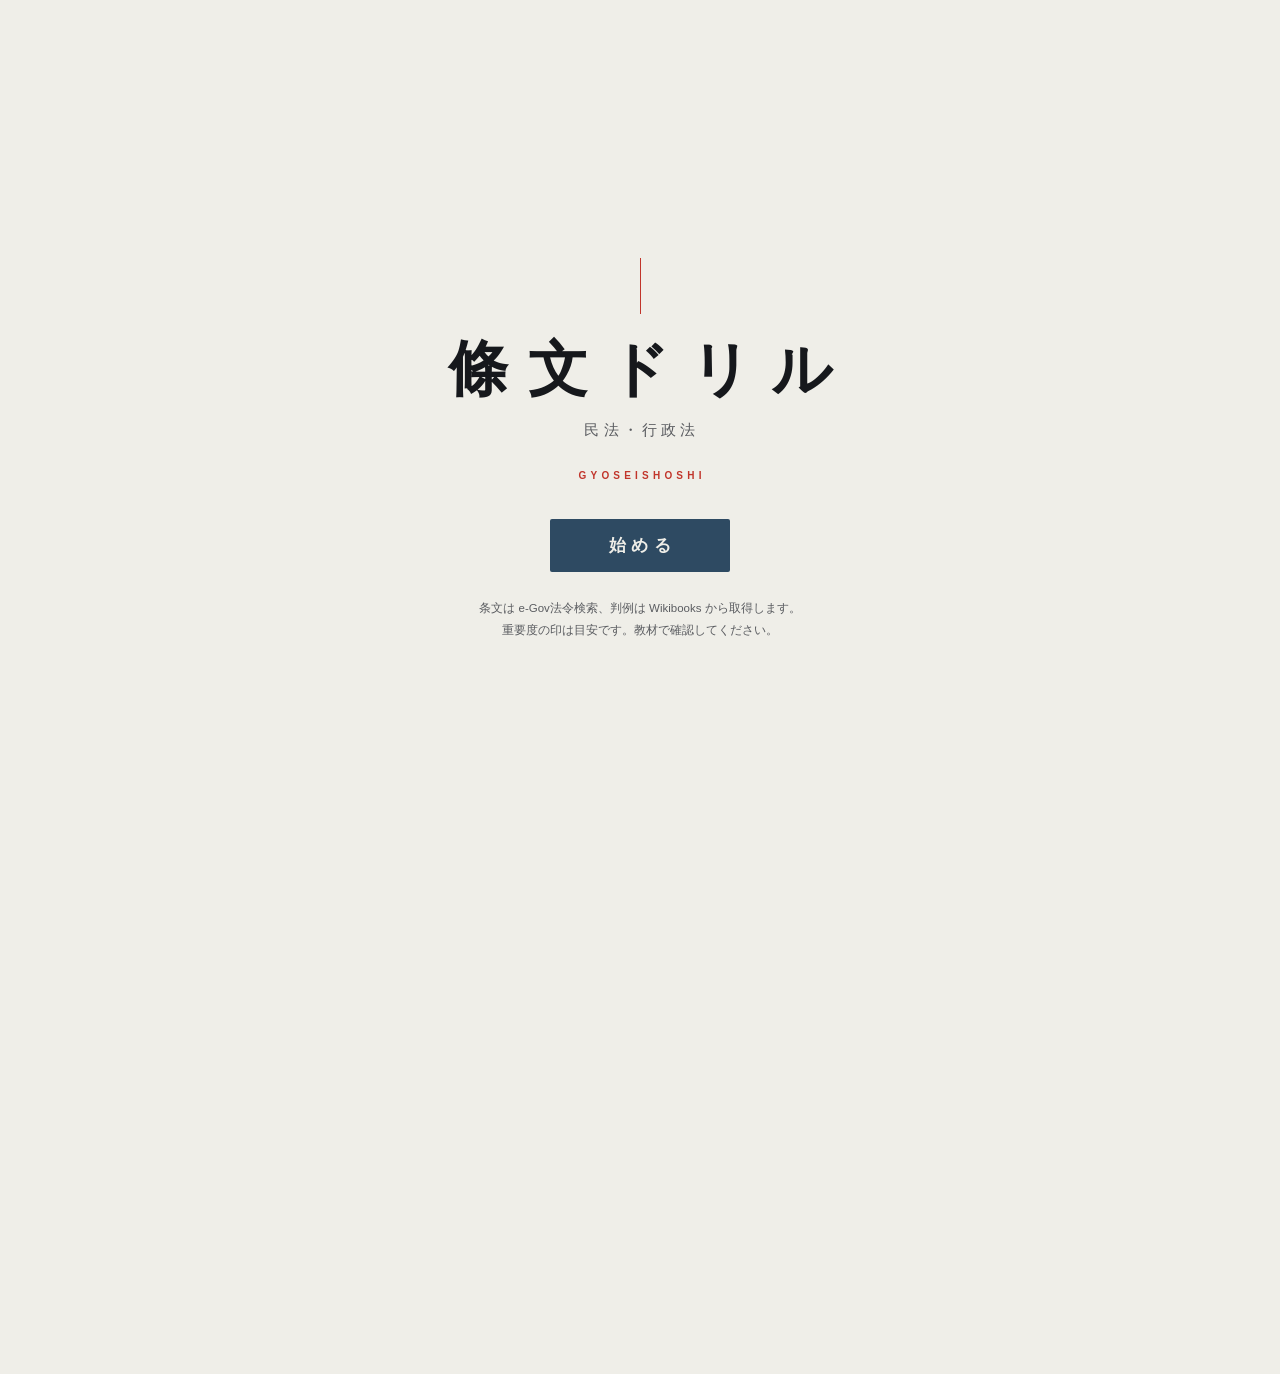
<file: index.html>
<!DOCTYPE html>
<html lang="ja">
<head>
<meta charset="UTF-8">
<meta name="viewport" content="width=device-width, initial-scale=1, viewport-fit=cover">
<title>條文ドリル｜行政書士 条文演習</title>
<link rel="stylesheet" href="css/style.css">
</head>
<body class="covered">

<div id="cover">
  <div class="cover-rule"></div>
  <h1 class="cover-title">條文ドリル</h1>
  <p class="cover-sub">民法・行政法</p>
  <p class="cover-kicker">GYOSEISHOSHI</p>
  <button id="start">始める</button>
  <p class="cover-note">
    条文は e-Gov法令検索、判例は Wikibooks から取得します。<br>
    重要度の印は目安です。教材で確認してください。
  </p>
</div>

<div class="wrap">
  <header class="masthead">
    <h1>條文ドリル</h1>
    <span class="stamp">行政書士</span>
  </header>

  <section class="console">
    <p class="eyebrow" id="sourceLabel">出題元</p>
    <div class="seg" id="segSource">
      <button data-v="range" aria-pressed="true">範囲から</button>
      <button data-v="number" aria-pressed="false">条番号を指定</button>
    </div>

    <div id="paneRange" style="margin-top:14px">
      <div class="row"><select id="scope"><option value="0">民法</option><option value="1">行政法（手続・不服審査・事件訴訟）</option><option value="2">行政法＋国家賠償法</option><option value="3">民法＋行政法（総合）</option><option value="4">行政手続法</option><option value="5">行政不服審査法</option><option value="6">行政事件訴訟法</option><option value="7">国家賠償法</option><option value="8">憲法</option><option value="9">会社法・商法</option><option value="10">地方自治法</option><option value="11">行政書士法（基礎知識・諸法令）</option><option value="12">住民基本台帳法（基礎知識・諸法令）</option><option value="13">戸籍法（基礎知識・諸法令）</option><option value="14">業務関連諸法令（3法まとめて）</option><option value="15">情報公開法・公文書管理法</option><option value="16">個人情報保護法</option></select></div>
      <div class="row"><button class="ghost" id="loadScope">この範囲を読み込む</button></div>
      <div class="row" id="fieldRow" hidden=""><select id="field"></select></div>
      <p class="eyebrow" style="margin-top:16px">重要度の効かせ方</p>
      <div class="seg" id="segWeight">
        <button data-v="flat" aria-pressed="false">均等</button>
        <button data-v="normal" aria-pressed="true">標準</button>
        <button data-v="focused" aria-pressed="false">重要条文中心</button>
      </div>
    </div>

    <div id="paneNumber" hidden="" style="margin-top:14px">
      <div class="row"><select id="manualLaw"><option value="129AC0000000089">民法</option><option value="405AC0000000088">行政手続法</option><option value="426AC0000000068">行政不服審査法</option><option value="337AC0000000139">行政事件訴訟法</option><option value="322AC0000000125">国家賠償法</option><option value="322AC0000000067">地方自治法</option><option value="321CONSTITUTION">日本国憲法</option><option value="417AC0000000086">会社法</option><option value="132AC0000000048">商法</option><option value="326AC1000000004">行政書士法</option><option value="342AC0000000081">住民基本台帳法</option><option value="322AC0000000224">戸籍法</option><option value="411AC0000000042">情報公開法</option><option value="421AC0000000066">公文書管理法</option><option value="415AC0000000057">個人情報保護法</option></select></div>
      <div class="row"><input type="text" id="articleNo" value="466" inputmode="text" placeholder="466／466の2"></div>
      <p class="hint">枝番は「466の2」のように入力します。</p>
    </div>

    <p class="eyebrow" style="margin-top:18px">形式</p>
    <div class="seg modes" id="segMode">
      <button class="hot" data-v="case" aria-pressed="false">事例記述</button>
      <button class="hot" data-v="hanrei" aria-pressed="false">判例○×</button>
      <button class="hot" data-v="joubunox" aria-pressed="false">条文○×</button>
      <button class="hot" data-v="tashi" aria-pressed="false">多肢選択</button>
      <button data-v="blank" aria-pressed="true">穴埋め</button>
      <button data-v="descriptive" aria-pressed="false">条文40字</button>
      <button data-v="joubun" aria-pressed="false">条文穴埋め</button>
    </div>
    <p class="hint" id="modeNote">条文の一部を空欄にします。</p>

    <div id="paneFilter" hidden="" style="margin-top:14px">
      <p class="eyebrow">出題する範囲</p>
      <div class="row"><select id="pick"></select></div>
      <p class="hint" id="pickNote">テーマや判例を選ぶと、その範囲だけを繰り返し出題します。</p>
    </div>

    <button class="primary" id="draw">出題する</button>
    <div id="status"></div>
  </section>

  <section id="sheet" hidden="" class="sheet"></section>
  <section id="cases" hidden="" style="margin-top:22px"></section>

  <section class="opts">
    <p class="eyebrow">出題オプション</p>
    <div class="opt" id="optHint"><span>字数ヒントを表示</span>
      <button class="sw" aria-pressed="true" aria-label="字数ヒントを表示"></button></div>
    <div class="opt" id="optEnding"><span>文末（効果部分）を重視</span>
      <button class="sw" aria-pressed="true" aria-label="文末を重視"></button></div>
    <p class="hint" id="endingNote">条文の効果は文末に置かれます。そこを空欄にしやすくします。</p>
    <div class="opt" id="optGuided" hidden=""><span>設問の誘導（本試験型）</span>
      <button class="sw" aria-pressed="true" aria-label="設問の誘導"></button></div>
    <p class="hint" id="guidedNote" hidden="">本試験は「誰に対し、どのような権利を、どのように」と順序まで示します。切ると「〜の要件を記述しなさい」の簡潔型になります。得点は別々に記録されます。</p>
    <div class="opt" id="optKobun" hidden=""><span>判例の言い回し（判決文型）</span>
      <button class="sw" aria-pressed="true" aria-label="判例の言い回し"></button></div>
    <p class="hint" id="kobunNote" hidden="">本試験の肢は平均101字で、判決文の語彙がそのまま使われます。切るとかみ砕いた言い回しになります。得点は別々に記録されます。</p>
  </section>

  <section class="opts" id="logbox">
    <p class="eyebrow">解答の記録</p>
    <p class="hint" id="logCount"></p>
    <div class="row" style="gap:8px;margin-top:8px">
      <button class="ghost" id="logShow">採点録を見る</button>
      <button class="ghost" id="logSave">ファイルに保存</button>
      <button class="ghost" id="logClear">消去</button>
    </div>
    <div id="record" hidden style="margin-top:14px"></div>
  </section>

  <footer>
    <a href="kimarimonku.html">判例の決まり文句 ── 判旨で結論がどちらへ転ぶかの台帳</a><br><br>
    条文：<a href="https://laws.e-gov.go.jp/" target="_blank" rel="noopener">e-Gov法令検索</a>（デジタル庁）<br>
    判例：<a href="https://ja.wikibooks.org/" target="_blank" rel="noopener">Wikibooks コンメンタール</a>（CC BY-SA）<br>
    重要度の印は本アプリ独自の目安です。教材で確認してください。<br>
    <span id="version"></span>
  </footer>
</div>

<script type="module" src="js/ui.js?v=20260926d"></script>
</body>
</html>
</file>
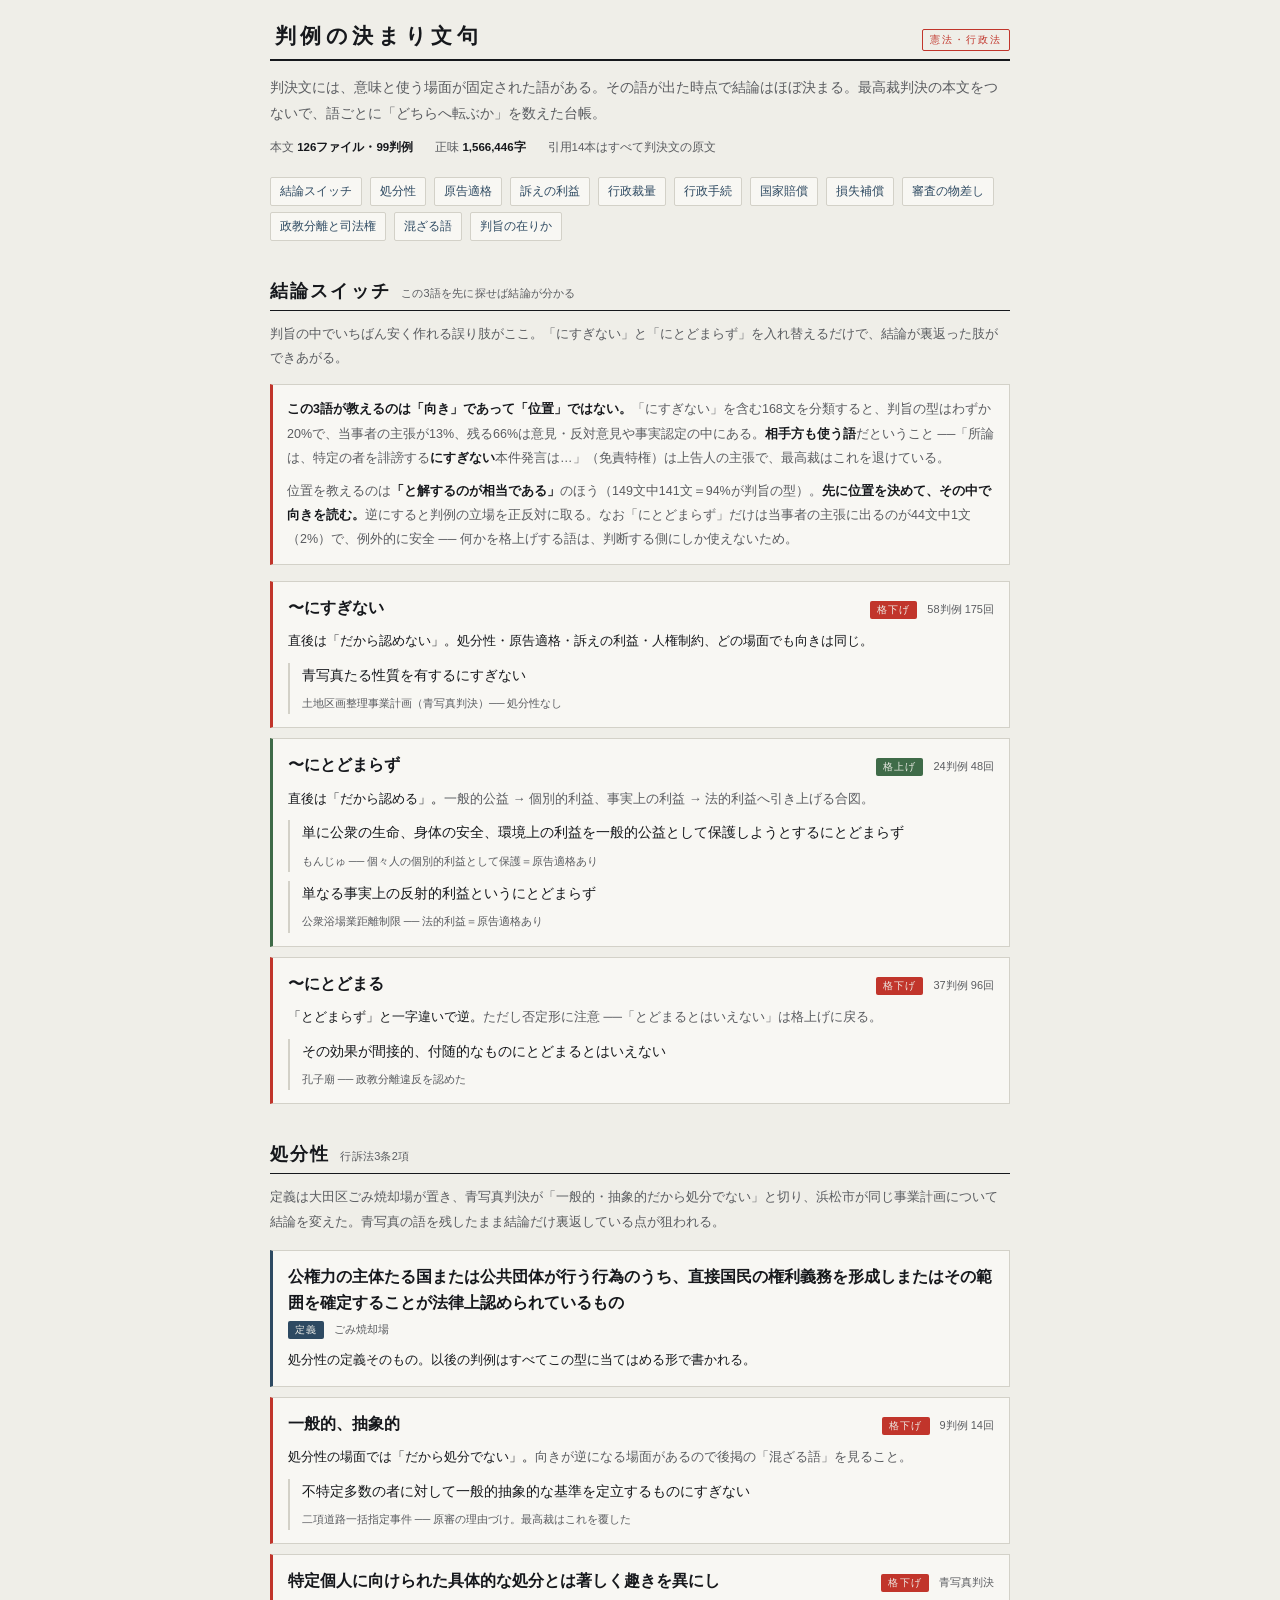
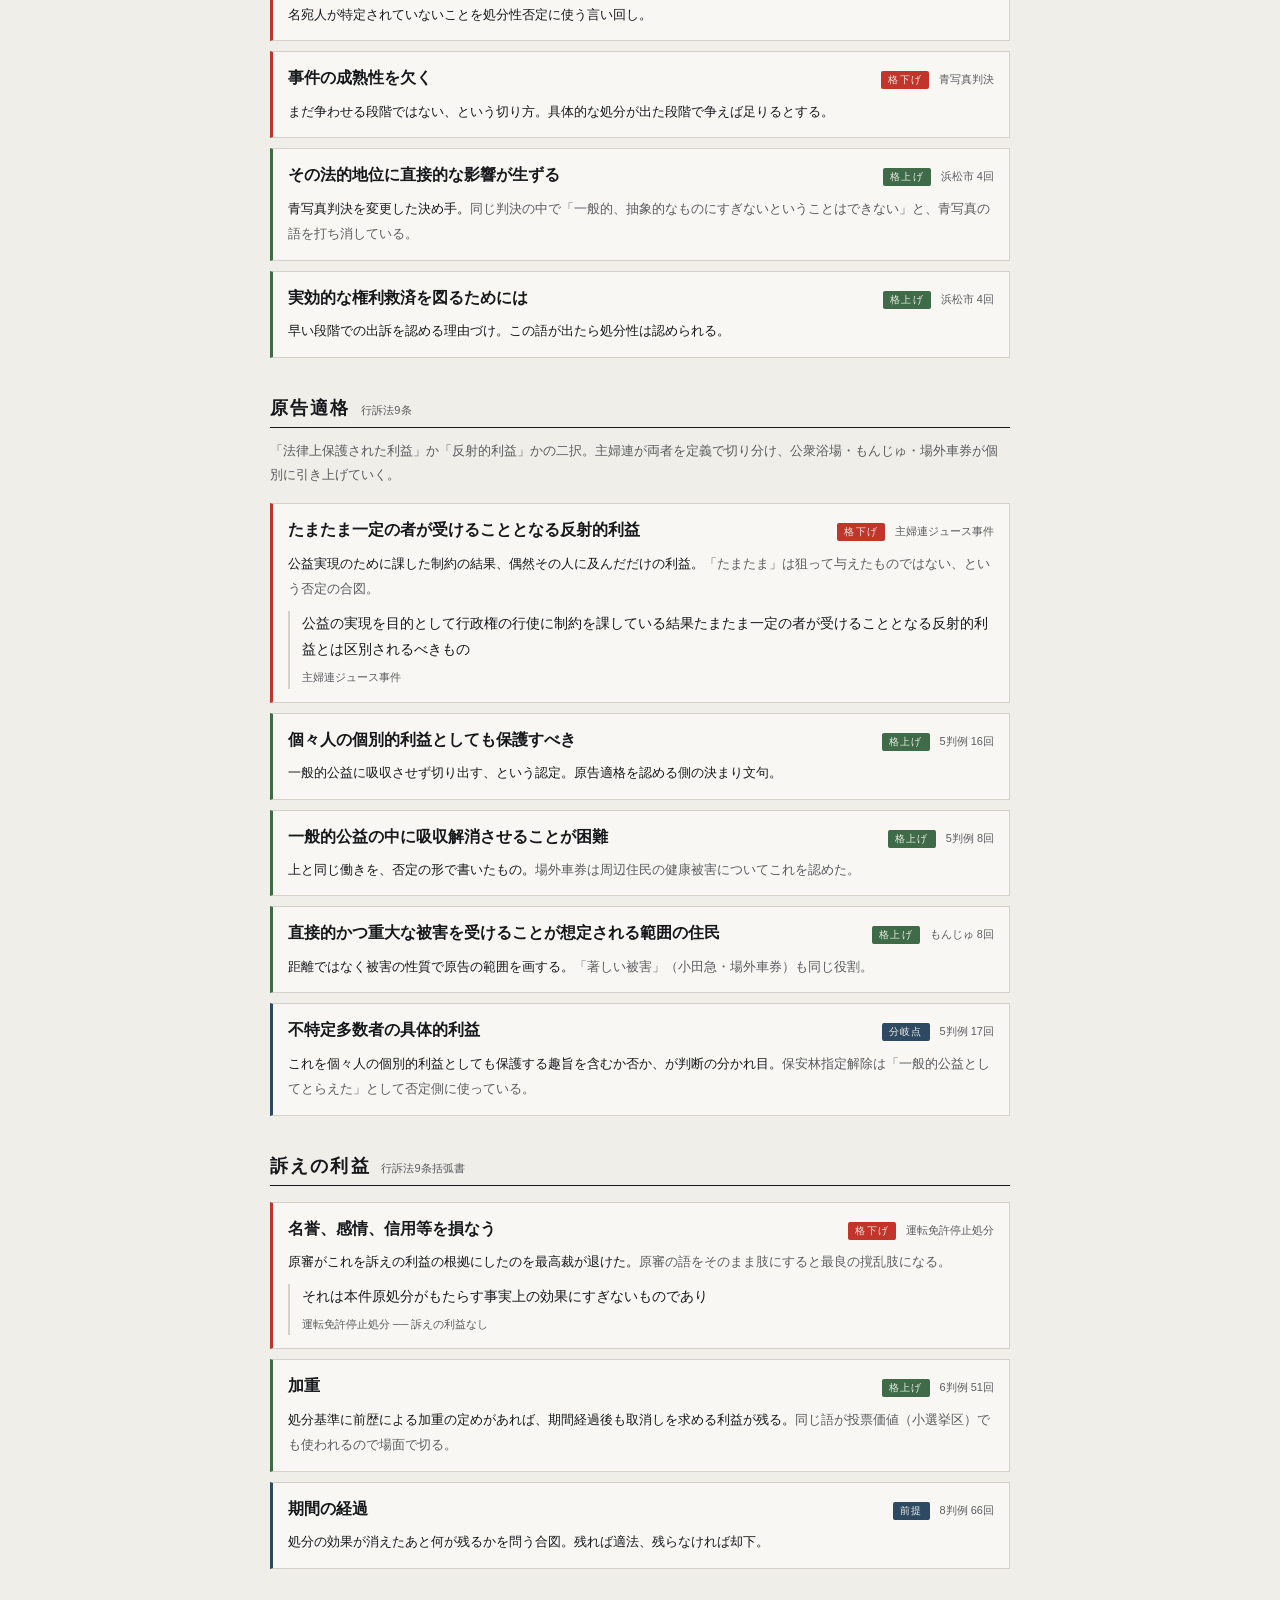
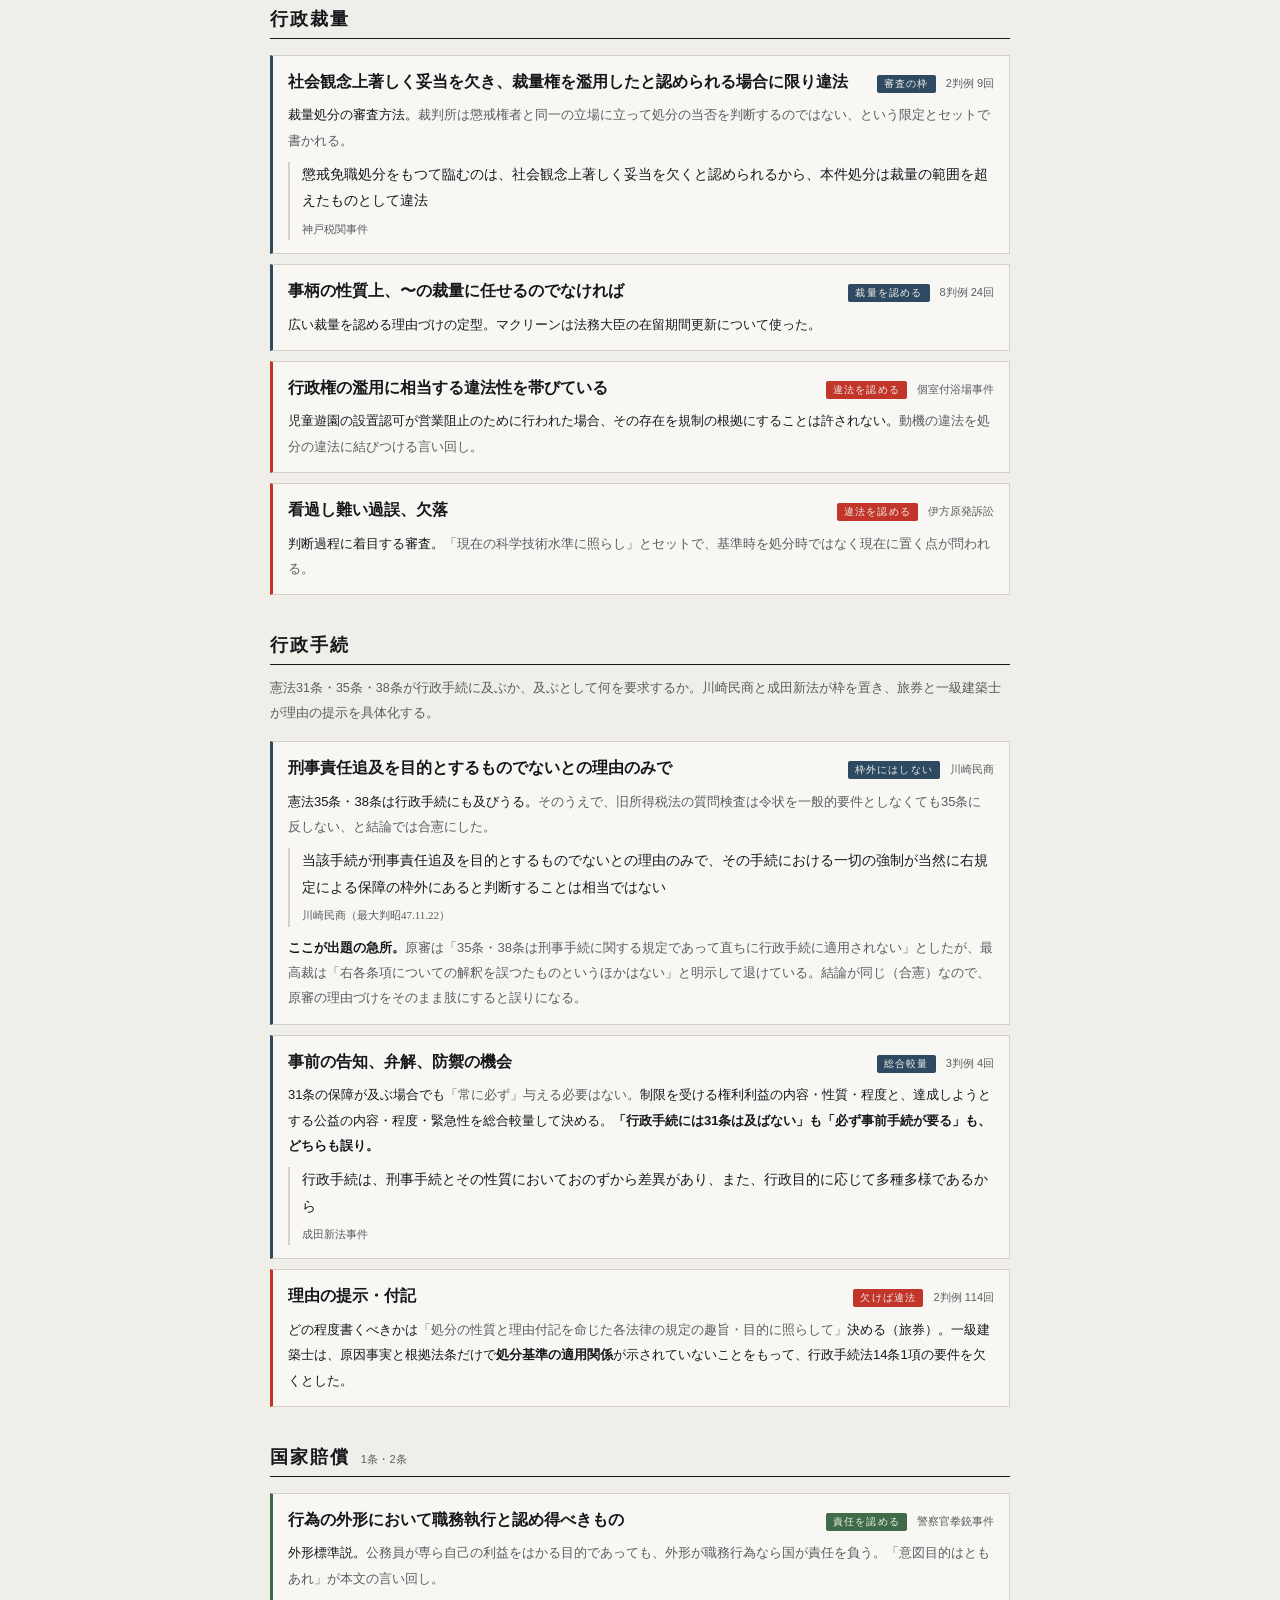
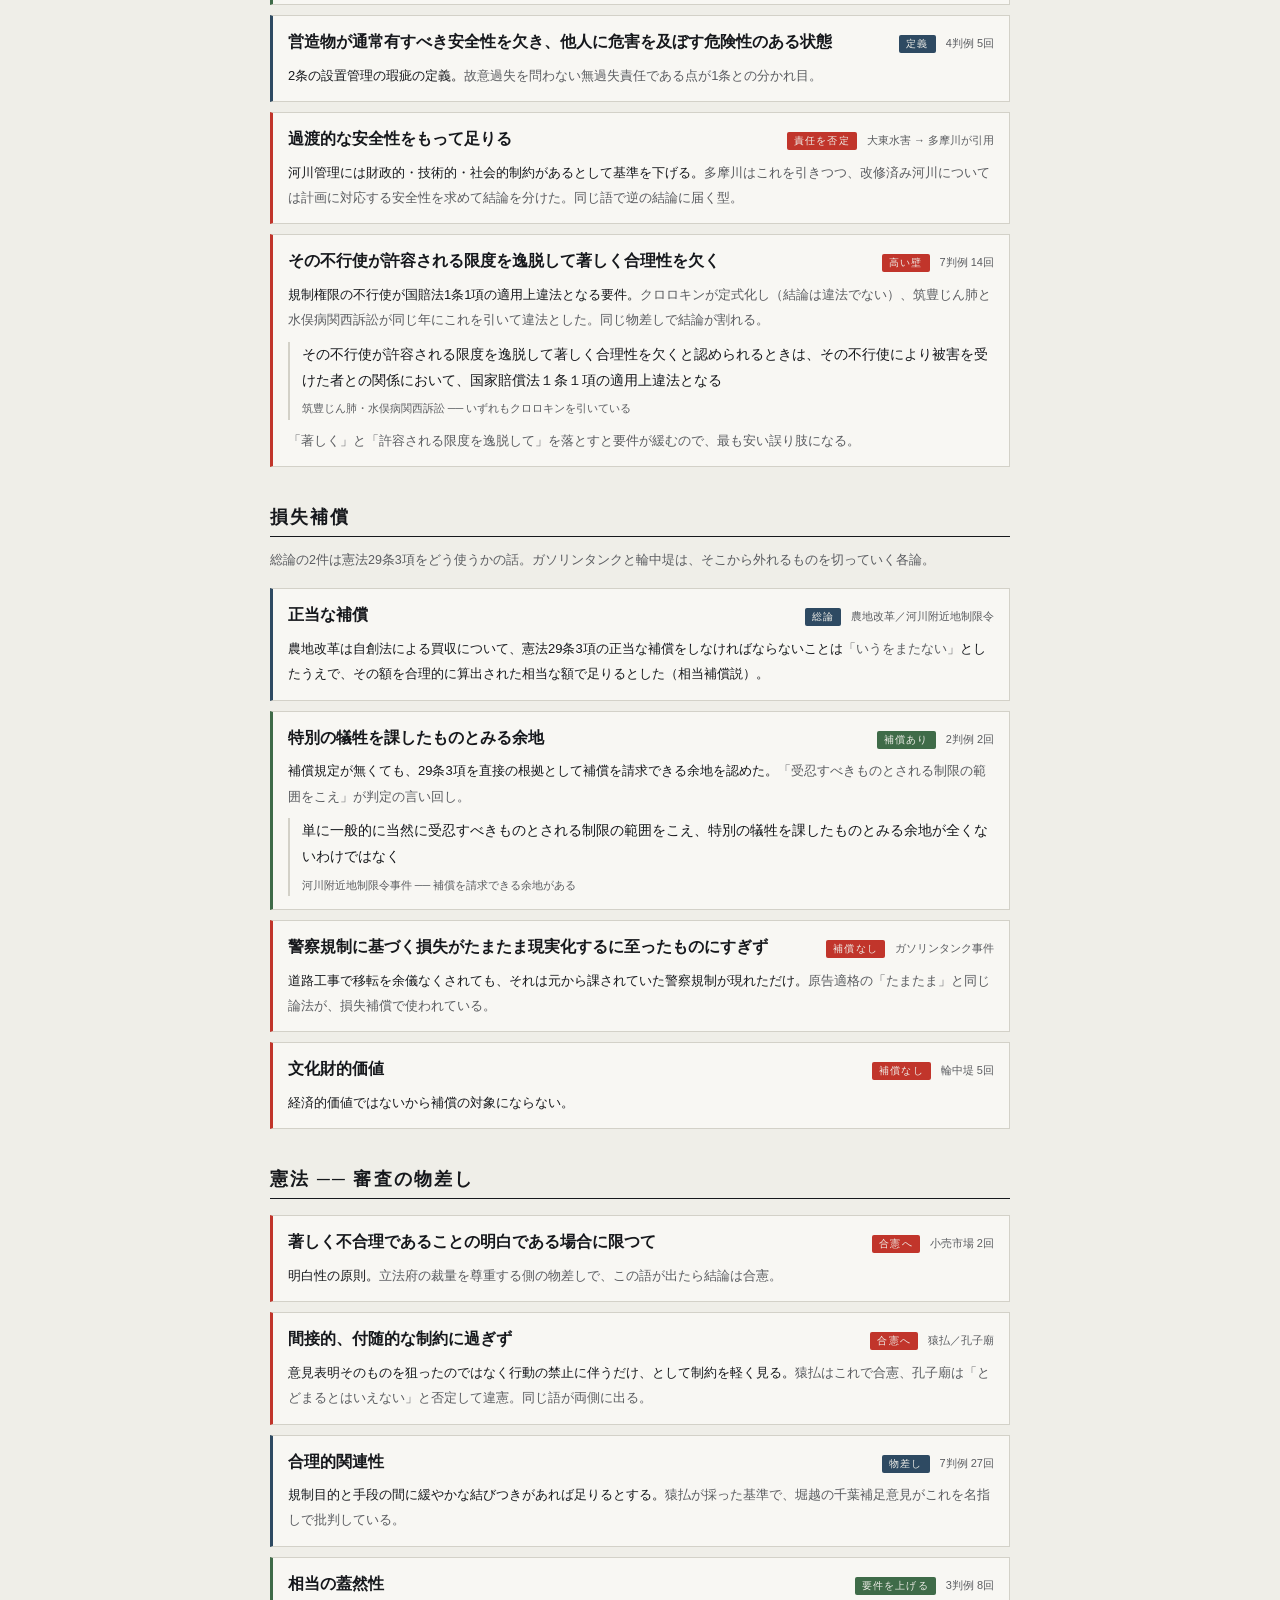
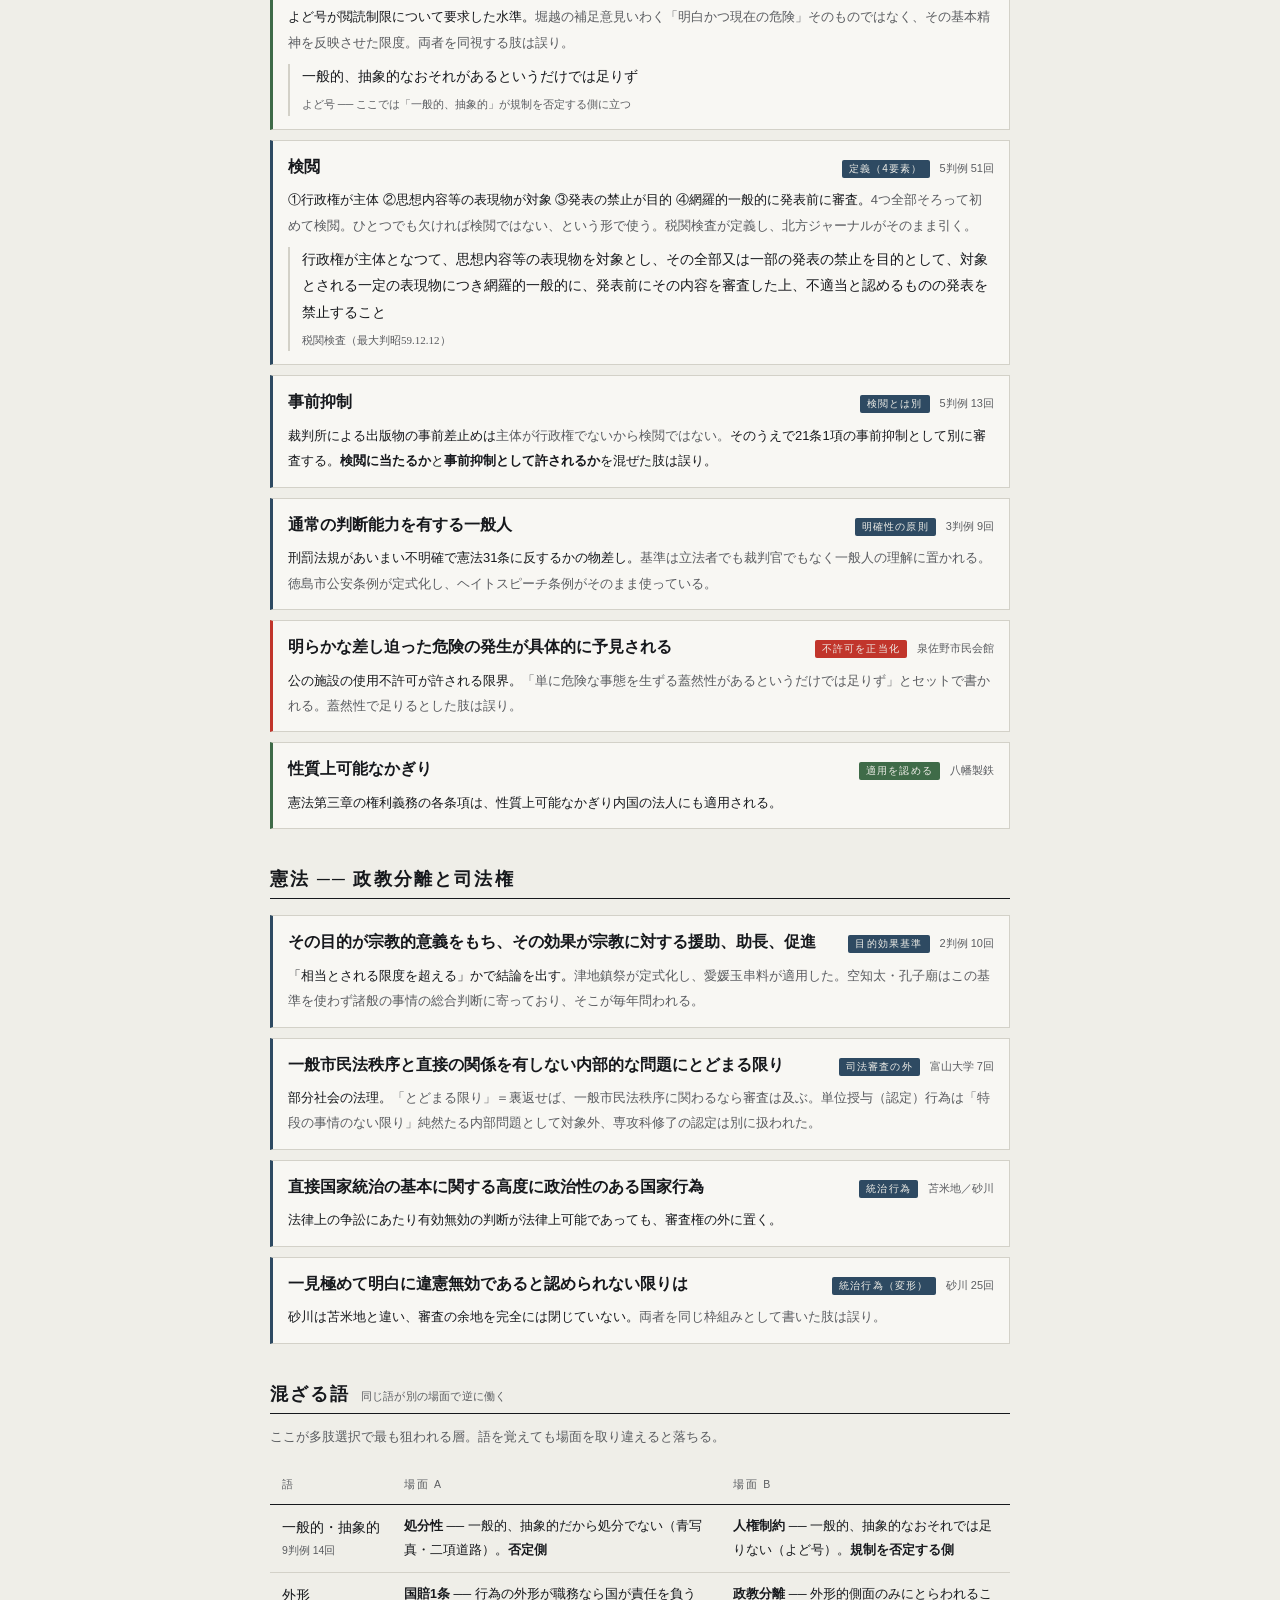
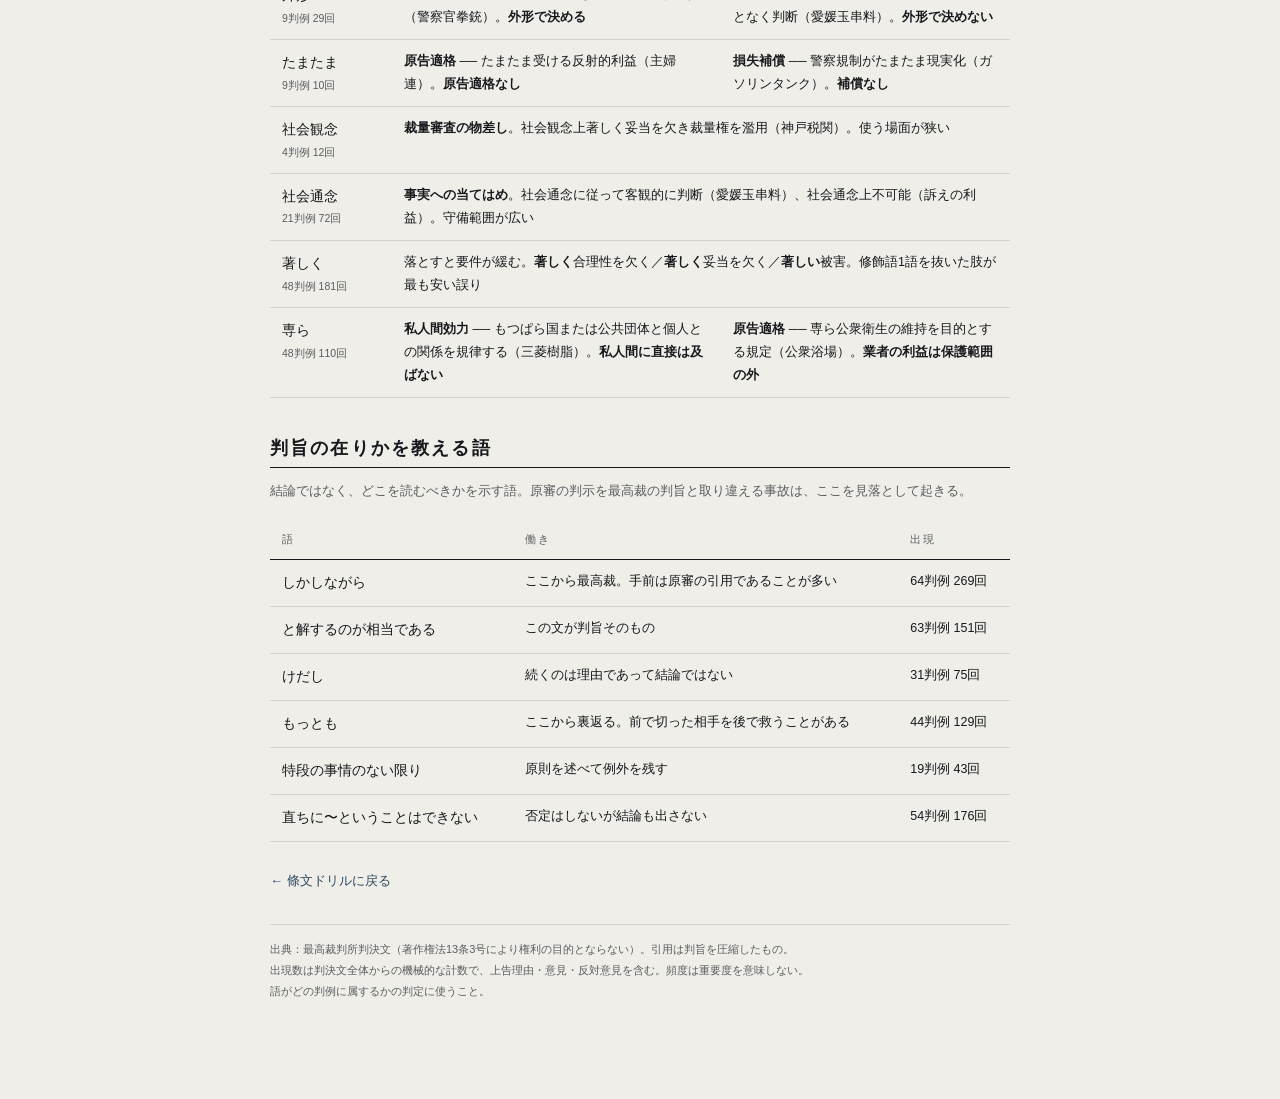
<file: kimarimonku.html>
<!DOCTYPE html>
<html lang="ja">
<head>
<meta charset="UTF-8">
<meta name="viewport" content="width=device-width, initial-scale=1, viewport-fit=cover">
<title>判例の決まり文句｜條文ドリル</title>
<link rel="stylesheet" href="css/style.css">
<style>
/* このページだけの体裁。色と書体は css/style.css の変数をそのまま使う */
.k-lede{font-size:13.5px;line-height:1.95;color:var(--sumi-soft);margin:14px 0 0}
.k-prov{display:flex;flex-wrap:wrap;gap:2px 22px;margin:12px 0 0;padding:0;list-style:none;
  font-size:11.5px;color:var(--sumi-soft);font-variant-numeric:tabular-nums}
.k-prov b{color:var(--sumi);font-weight:600}

.k-nav{display:flex;flex-wrap:wrap;gap:6px 8px;margin:22px 0 0}
.k-nav a{font-size:12px;color:var(--ai);text-decoration:none;border:1px solid var(--hairline);
  border-radius:2px;padding:5px 9px;background:var(--paper-raised);white-space:nowrap}
.k-nav a:hover{border-color:var(--ai)}

.k-sec{margin:38px 0 0}
.k-sec h2{font-family:var(--mincho);font-size:18px;font-weight:600;letter-spacing:.12em;
  margin:0 0 4px;padding-bottom:7px;border-bottom:1px solid var(--sumi)}
.k-sec h2 .n{font-family:var(--gothic);font-size:11px;font-weight:400;letter-spacing:.06em;
  color:var(--sumi-soft);margin-left:10px;letter-spacing:.02em}
.k-note{font-size:12.5px;line-height:1.95;color:var(--sumi-soft);margin:11px 0 0}
.k-warn{border:1px solid var(--hairline);border-left:3px solid var(--shu);
  background:var(--paper-raised);padding:12px 14px;margin:14px 0 0}
.k-warn p{margin:0;font-size:12.5px;line-height:1.95;color:var(--sumi-soft)}
.k-warn p+p{margin-top:8px}
.k-warn b{color:var(--sumi)}

.k-list{margin:16px 0 0;display:flex;flex-direction:column;gap:10px}
.kw{border:1px solid var(--hairline);border-left:3px solid var(--hairline);
  background:var(--paper-raised);padding:13px 15px}
.kw.up{border-left-color:var(--wakaba)}
.kw.down{border-left-color:var(--shu)}
.kw.how{border-left-color:var(--ai)}
.kw-head{display:flex;flex-wrap:wrap;align-items:baseline;gap:6px 10px}
.kw .term{font-family:var(--mincho);font-size:16px;font-weight:600;line-height:1.6;margin:0;flex:1 1 auto}
.kw .tag{font-size:10px;letter-spacing:.12em;padding:2px 7px;border-radius:2px;white-space:nowrap;
  color:var(--paper);background:var(--sumi-soft)}
.kw.up .tag{background:var(--wakaba)}
.kw.down .tag{background:var(--shu)}
.kw.how .tag{background:var(--ai)}
.kw .cnt{font-size:11px;color:var(--sumi-soft);font-variant-numeric:tabular-nums;white-space:nowrap}
.kw .say{font-size:13px;line-height:1.95;margin:8px 0 0}
.kw .say .sub{color:var(--sumi-soft)}
.kw .quote{font-family:var(--mincho);font-size:13.5px;line-height:1.95;color:var(--sumi);
  border-left:2px solid var(--hairline);padding:0 0 0 12px;margin:9px 0 0}
.kw .quote cite{display:block;font-style:normal;font-size:11px;color:var(--sumi-soft);margin:4px 0 0}

.k-tablewrap{overflow-x:auto;margin:16px 0 0}
.k-tablewrap table{border-collapse:collapse;width:100%;min-width:560px;font-size:12.5px}
.k-tablewrap th,.k-tablewrap td{text-align:left;vertical-align:top;padding:10px 12px;
  border-bottom:1px solid var(--hairline);line-height:1.85}
.k-tablewrap thead th{font-size:10.5px;letter-spacing:.16em;color:var(--sumi-soft);
  font-weight:400;border-bottom:1px solid var(--sumi)}
.k-tablewrap td.kk{font-family:var(--mincho);font-size:14px;white-space:nowrap}
.k-tablewrap td.kk small{display:block;font-family:var(--gothic);font-size:10.5px;
  color:var(--sumi-soft);font-variant-numeric:tabular-nums}
.k-back{display:inline-block;margin:30px 0 0;font-size:13px;color:var(--ai);text-decoration:none}
.k-back:hover{text-decoration:underline}
</style>
</head>
<body>

<div class="wrap">
  <header class="masthead">
    <h1>判例の決まり文句</h1>
    <span class="stamp">憲法・行政法</span>
  </header>

  <p class="k-lede">判決文には、意味と使う場面が固定された語がある。その語が出た時点で結論はほぼ決まる。最高裁判決の本文をつないで、語ごとに「どちらへ転ぶか」を数えた台帳。</p>
  <ul class="k-prov">
    <li>本文 <b>126ファイル・99判例</b></li>
    <li>正味 <b>1,566,446字</b></li>
    <li>引用14本はすべて判決文の原文</li>
  </ul>

  <nav class="k-nav">
    <a href="#switch">結論スイッチ</a>
    <a href="#shobun">処分性</a>
    <a href="#genkoku">原告適格</a>
    <a href="#riki">訴えの利益</a>
    <a href="#sairyo">行政裁量</a>
    <a href="#tetsuzuki">行政手続</a>
    <a href="#kokubai">国家賠償</a>
    <a href="#hosho">損失補償</a>
    <a href="#monosashi">審査の物差し</a>
    <a href="#seikyo">政教分離と司法権</a>
    <a href="#mazaru">混ざる語</a>
    <a href="#arika">判旨の在りか</a>
  </nav>

  <!-- ── 結論スイッチ ───────────────── -->
  <section class="k-sec" id="switch">
    <h2>結論スイッチ<span class="n">この3語を先に探せば結論が分かる</span></h2>
    <p class="k-note">判旨の中でいちばん安く作れる誤り肢がここ。「にすぎない」と「にとどまらず」を入れ替えるだけで、結論が裏返った肢ができあがる。</p>

    <div class="k-warn">
      <p><b>この3語が教えるのは「向き」であって「位置」ではない。</b>「にすぎない」を含む168文を分類すると、判旨の型はわずか20%で、当事者の主張が13%、残る66%は意見・反対意見や事実認定の中にある。<b>相手方も使う語</b>だということ ──「所論は、特定の者を誹謗する<b>にすぎない</b>本件発言は…」（免責特権）は上告人の主張で、最高裁はこれを退けている。</p>
      <p>位置を教えるのは<b>「と解するのが相当である」</b>のほう（149文中141文＝94%が判旨の型）。<b>先に位置を決めて、その中で向きを読む。</b>逆にすると判例の立場を正反対に取る。なお「にとどまらず」だけは当事者の主張に出るのが44文中1文（2%）で、例外的に安全 ── 何かを格上げする語は、判断する側にしか使えないため。</p>
    </div>

    <div class="k-list">
      <div class="kw down">
        <div class="kw-head"><p class="term">〜にすぎない</p><span class="tag">格下げ</span><span class="cnt">58判例 175回</span></div>
        <p class="say">直後は「だから認めない」。処分性・原告適格・訴えの利益・人権制約、どの場面でも向きは同じ。</p>
        <p class="quote">青写真たる性質を有するにすぎない<cite>土地区画整理事業計画（青写真判決）── 処分性なし</cite></p>
      </div>
      <div class="kw up">
        <div class="kw-head"><p class="term">〜にとどまらず</p><span class="tag">格上げ</span><span class="cnt">24判例 48回</span></div>
        <p class="say">直後は「だから認める」。<span class="sub">一般的公益 → 個別的利益、事実上の利益 → 法的利益へ引き上げる合図。</span></p>
        <p class="quote">単に公衆の生命、身体の安全、環境上の利益を一般的公益として保護しようとするにとどまらず<cite>もんじゅ ── 個々人の個別的利益として保護＝原告適格あり</cite></p>
        <p class="quote">単なる事実上の反射的利益というにとどまらず<cite>公衆浴場業距離制限 ── 法的利益＝原告適格あり</cite></p>
      </div>
      <div class="kw down">
        <div class="kw-head"><p class="term">〜にとどまる</p><span class="tag">格下げ</span><span class="cnt">37判例 96回</span></div>
        <p class="say">「とどまらず」と一字違いで逆。<span class="sub">ただし否定形に注意 ──「とどまるとはいえない」は格上げに戻る。</span></p>
        <p class="quote">その効果が間接的、付随的なものにとどまるとはいえない<cite>孔子廟 ── 政教分離違反を認めた</cite></p>
      </div>
    </div>
  </section>

  <!-- ── 処分性 ─────────────────────── -->
  <section class="k-sec" id="shobun">
    <h2>処分性<span class="n">行訴法3条2項</span></h2>
    <p class="k-note">定義は大田区ごみ焼却場が置き、青写真判決が「一般的・抽象的だから処分でない」と切り、浜松市が同じ事業計画について結論を変えた。青写真の語を残したまま結論だけ裏返している点が狙われる。</p>
    <div class="k-list">
      <div class="kw how">
        <div class="kw-head"><p class="term">公権力の主体たる国または公共団体が行う行為のうち、直接国民の権利義務を形成しまたはその範囲を確定することが法律上認められているもの</p><span class="tag">定義</span><span class="cnt">ごみ焼却場</span></div>
        <p class="say">処分性の定義そのもの。以後の判例はすべてこの型に当てはめる形で書かれる。</p>
      </div>
      <div class="kw down">
        <div class="kw-head"><p class="term">一般的、抽象的</p><span class="tag">格下げ</span><span class="cnt">9判例 14回</span></div>
        <p class="say">処分性の場面では「だから処分でない」。<span class="sub">向きが逆になる場面があるので後掲の「混ざる語」を見ること。</span></p>
        <p class="quote">不特定多数の者に対して一般的抽象的な基準を定立するものにすぎない<cite>二項道路一括指定事件 ── 原審の理由づけ。最高裁はこれを覆した</cite></p>
      </div>
      <div class="kw down">
        <div class="kw-head"><p class="term">特定個人に向けられた具体的な処分とは著しく趣きを異にし</p><span class="tag">格下げ</span><span class="cnt">青写真判決</span></div>
        <p class="say">名宛人が特定されていないことを処分性否定に使う言い回し。</p>
      </div>
      <div class="kw down">
        <div class="kw-head"><p class="term">事件の成熟性を欠く</p><span class="tag">格下げ</span><span class="cnt">青写真判決</span></div>
        <p class="say">まだ争わせる段階ではない、という切り方。具体的な処分が出た段階で争えば足りるとする。</p>
      </div>
      <div class="kw up">
        <div class="kw-head"><p class="term">その法的地位に直接的な影響が生ずる</p><span class="tag">格上げ</span><span class="cnt">浜松市 4回</span></div>
        <p class="say">青写真判決を変更した決め手。<span class="sub">同じ判決の中で「一般的、抽象的なものにすぎないということはできない」と、青写真の語を打ち消している。</span></p>
      </div>
      <div class="kw up">
        <div class="kw-head"><p class="term">実効的な権利救済を図るためには</p><span class="tag">格上げ</span><span class="cnt">浜松市 4回</span></div>
        <p class="say">早い段階での出訴を認める理由づけ。この語が出たら処分性は認められる。</p>
      </div>
    </div>
  </section>

  <!-- ── 原告適格 ───────────────────── -->
  <section class="k-sec" id="genkoku">
    <h2>原告適格<span class="n">行訴法9条</span></h2>
    <p class="k-note">「法律上保護された利益」か「反射的利益」かの二択。主婦連が両者を定義で切り分け、公衆浴場・もんじゅ・場外車券が個別に引き上げていく。</p>
    <div class="k-list">
      <div class="kw down">
        <div class="kw-head"><p class="term">たまたま一定の者が受けることとなる反射的利益</p><span class="tag">格下げ</span><span class="cnt">主婦連ジュース事件</span></div>
        <p class="say">公益実現のために課した制約の結果、偶然その人に及んだだけの利益。<span class="sub">「たまたま」は狙って与えたものではない、という否定の合図。</span></p>
        <p class="quote">公益の実現を目的として行政権の行使に制約を課している結果たまたま一定の者が受けることとなる反射的利益とは区別されるべきもの<cite>主婦連ジュース事件</cite></p>
      </div>
      <div class="kw up">
        <div class="kw-head"><p class="term">個々人の個別的利益としても保護すべき</p><span class="tag">格上げ</span><span class="cnt">5判例 16回</span></div>
        <p class="say">一般的公益に吸収させず切り出す、という認定。原告適格を認める側の決まり文句。</p>
      </div>
      <div class="kw up">
        <div class="kw-head"><p class="term">一般的公益の中に吸収解消させることが困難</p><span class="tag">格上げ</span><span class="cnt">5判例 8回</span></div>
        <p class="say">上と同じ働きを、否定の形で書いたもの。<span class="sub">場外車券は周辺住民の健康被害についてこれを認めた。</span></p>
      </div>
      <div class="kw up">
        <div class="kw-head"><p class="term">直接的かつ重大な被害を受けることが想定される範囲の住民</p><span class="tag">格上げ</span><span class="cnt">もんじゅ 8回</span></div>
        <p class="say">距離ではなく被害の性質で原告の範囲を画する。<span class="sub">「著しい被害」（小田急・場外車券）も同じ役割。</span></p>
      </div>
      <div class="kw how">
        <div class="kw-head"><p class="term">不特定多数者の具体的利益</p><span class="tag">分岐点</span><span class="cnt">5判例 17回</span></div>
        <p class="say">これを個々人の個別的利益としても保護する趣旨を含むか否か、が判断の分かれ目。<span class="sub">保安林指定解除は「一般的公益としてとらえた」として否定側に使っている。</span></p>
      </div>
    </div>
  </section>

  <!-- ── 訴えの利益 ─────────────────── -->
  <section class="k-sec" id="riki">
    <h2>訴えの利益<span class="n">行訴法9条括弧書</span></h2>
    <div class="k-list">
      <div class="kw down">
        <div class="kw-head"><p class="term">名誉、感情、信用等を損なう</p><span class="tag">格下げ</span><span class="cnt">運転免許停止処分</span></div>
        <p class="say">原審がこれを訴えの利益の根拠にしたのを最高裁が退けた。<span class="sub">原審の語をそのまま肢にすると最良の撹乱肢になる。</span></p>
        <p class="quote">それは本件原処分がもたらす事実上の効果にすぎないものであり<cite>運転免許停止処分 ── 訴えの利益なし</cite></p>
      </div>
      <div class="kw up">
        <div class="kw-head"><p class="term">加重</p><span class="tag">格上げ</span><span class="cnt">6判例 51回</span></div>
        <p class="say">処分基準に前歴による加重の定めがあれば、期間経過後も取消しを求める利益が残る。<span class="sub">同じ語が投票価値（小選挙区）でも使われるので場面で切る。</span></p>
      </div>
      <div class="kw how">
        <div class="kw-head"><p class="term">期間の経過</p><span class="tag">前提</span><span class="cnt">8判例 66回</span></div>
        <p class="say">処分の効果が消えたあと何が残るかを問う合図。残れば適法、残らなければ却下。</p>
      </div>
    </div>
  </section>

  <!-- ── 行政裁量 ───────────────────── -->
  <section class="k-sec" id="sairyo">
    <h2>行政裁量</h2>
    <div class="k-list">
      <div class="kw how">
        <div class="kw-head"><p class="term">社会観念上著しく妥当を欠き、裁量権を濫用したと認められる場合に限り違法</p><span class="tag">審査の枠</span><span class="cnt">2判例 9回</span></div>
        <p class="say">裁量処分の審査方法。<span class="sub">裁判所は懲戒権者と同一の立場に立って処分の当否を判断するのではない、という限定とセットで書かれる。</span></p>
        <p class="quote">懲戒免職処分をもつて臨むのは、社会観念上著しく妥当を欠くと認められるから、本件処分は裁量の範囲を超えたものとして違法<cite>神戸税関事件</cite></p>
      </div>
      <div class="kw how">
        <div class="kw-head"><p class="term">事柄の性質上、〜の裁量に任せるのでなければ</p><span class="tag">裁量を認める</span><span class="cnt">8判例 24回</span></div>
        <p class="say">広い裁量を認める理由づけの定型。マクリーンは法務大臣の在留期間更新について使った。</p>
      </div>
      <div class="kw down">
        <div class="kw-head"><p class="term">行政権の濫用に相当する違法性を帯びている</p><span class="tag">違法を認める</span><span class="cnt">個室付浴場事件</span></div>
        <p class="say">児童遊園の設置認可が営業阻止のために行われた場合、その存在を規制の根拠にすることは許されない。<span class="sub">動機の違法を処分の違法に結びつける言い回し。</span></p>
      </div>
      <div class="kw down">
        <div class="kw-head"><p class="term">看過し難い過誤、欠落</p><span class="tag">違法を認める</span><span class="cnt">伊方原発訴訟</span></div>
        <p class="say">判断過程に着目する審査。<span class="sub">「現在の科学技術水準に照らし」とセットで、基準時を処分時ではなく現在に置く点が問われる。</span></p>
      </div>
    </div>
  </section>

  <!-- ── 行政手続 ───────────────────── -->
  <section class="k-sec" id="tetsuzuki">
    <h2>行政手続</h2>
    <p class="k-note">憲法31条・35条・38条が行政手続に及ぶか、及ぶとして何を要求するか。川崎民商と成田新法が枠を置き、旅券と一級建築士が理由の提示を具体化する。</p>
    <div class="k-list">
      <div class="kw how">
        <div class="kw-head"><p class="term">刑事責任追及を目的とするものでないとの理由のみで</p><span class="tag">枠外にはしない</span><span class="cnt">川崎民商</span></div>
        <p class="say">憲法35条・38条は行政手続にも及びうる。<span class="sub">そのうえで、旧所得税法の質問検査は令状を一般的要件としなくても35条に反しない、と結論では合憲にした。</span></p>
        <p class="quote">当該手続が刑事責任追及を目的とするものでないとの理由のみで、その手続における一切の強制が当然に右規定による保障の枠外にあると判断することは相当ではない<cite>川崎民商（最大判昭47.11.22）</cite></p>
        <p class="say"><b>ここが出題の急所。</b><span class="sub">原審は「35条・38条は刑事手続に関する規定であって直ちに行政手続に適用されない」としたが、最高裁は「右各条項についての解釈を誤つたものというほかはない」と明示して退けている。結論が同じ（合憲）なので、原審の理由づけをそのまま肢にすると誤りになる。</span></p>
      </div>
      <div class="kw how">
        <div class="kw-head"><p class="term">事前の告知、弁解、防禦の機会</p><span class="tag">総合較量</span><span class="cnt">3判例 4回</span></div>
        <p class="say">31条の保障が及ぶ場合でも<span class="sub">「常に必ず」与える必要はない。</span>制限を受ける権利利益の内容・性質・程度と、達成しようとする公益の内容・程度・緊急性を総合較量して決める。<b>「行政手続には31条は及ばない」も「必ず事前手続が要る」も、どちらも誤り。</b></p>
        <p class="quote">行政手続は、刑事手続とその性質においておのずから差異があり、また、行政目的に応じて多種多様であるから<cite>成田新法事件</cite></p>
      </div>
      <div class="kw down">
        <div class="kw-head"><p class="term">理由の提示・付記</p><span class="tag">欠けば違法</span><span class="cnt">2判例 114回</span></div>
        <p class="say">どの程度書くべきかは<span class="sub">「処分の性質と理由付記を命じた各法律の規定の趣旨・目的に照らして」</span>決める（旅券）。一級建築士は、原因事実と根拠法条だけで<b>処分基準の適用関係</b>が示されていないことをもって、行政手続法14条1項の要件を欠くとした。</p>
      </div>
    </div>
  </section>

  <!-- ── 国家賠償 ───────────────────── -->
  <section class="k-sec" id="kokubai">
    <h2>国家賠償<span class="n">1条・2条</span></h2>
    <div class="k-list">
      <div class="kw up">
        <div class="kw-head"><p class="term">行為の外形において職務執行と認め得べきもの</p><span class="tag">責任を認める</span><span class="cnt">警察官拳銃事件</span></div>
        <p class="say">外形標準説。<span class="sub">公務員が専ら自己の利益をはかる目的であっても、外形が職務行為なら国が責任を負う。「意図目的はともあれ」が本文の言い回し。</span></p>
      </div>
      <div class="kw how">
        <div class="kw-head"><p class="term">営造物が通常有すべき安全性を欠き、他人に危害を及ぼす危険性のある状態</p><span class="tag">定義</span><span class="cnt">4判例 5回</span></div>
        <p class="say">2条の設置管理の瑕疵の定義。<span class="sub">故意過失を問わない無過失責任である点が1条との分かれ目。</span></p>
      </div>
      <div class="kw down">
        <div class="kw-head"><p class="term">過渡的な安全性をもって足りる</p><span class="tag">責任を否定</span><span class="cnt">大東水害 → 多摩川が引用</span></div>
        <p class="say">河川管理には財政的・技術的・社会的制約があるとして基準を下げる。<span class="sub">多摩川はこれを引きつつ、改修済み河川については計画に対応する安全性を求めて結論を分けた。同じ語で逆の結論に届く型。</span></p>
      </div>
      <div class="kw down">
        <div class="kw-head"><p class="term">その不行使が許容される限度を逸脱して著しく合理性を欠く</p><span class="tag">高い壁</span><span class="cnt">7判例 14回</span></div>
        <p class="say">規制権限の不行使が国賠法1条1項の適用上違法となる要件。<span class="sub">クロロキンが定式化し（結論は違法でない）、筑豊じん肺と水俣病関西訴訟が同じ年にこれを引いて違法とした。同じ物差しで結論が割れる。</span></p>
        <p class="quote">その不行使が許容される限度を逸脱して著しく合理性を欠くと認められるときは、その不行使により被害を受けた者との関係において、国家賠償法１条１項の適用上違法となる<cite>筑豊じん肺・水俣病関西訴訟 ── いずれもクロロキンを引いている</cite></p>
        <p class="say"><span class="sub">「著しく」と「許容される限度を逸脱して」を落とすと要件が緩むので、最も安い誤り肢になる。</span></p>
      </div>
    </div>
  </section>

  <!-- ── 損失補償 ───────────────────── -->
  <section class="k-sec" id="hosho">
    <h2>損失補償</h2>
    <p class="k-note">総論の2件は憲法29条3項をどう使うかの話。ガソリンタンクと輪中堤は、そこから外れるものを切っていく各論。</p>
    <div class="k-list">
      <div class="kw how">
        <div class="kw-head"><p class="term">正当な補償</p><span class="tag">総論</span><span class="cnt">農地改革／河川附近地制限令</span></div>
        <p class="say">農地改革は自創法による買収について、憲法29条3項の正当な補償をしなければならないことは<span class="sub">「いうをまたない」</span>としたうえで、その額を合理的に算出された相当な額で足りるとした（相当補償説）。</p>
      </div>
      <div class="kw up">
        <div class="kw-head"><p class="term">特別の犠牲を課したものとみる余地</p><span class="tag">補償あり</span><span class="cnt">2判例 2回</span></div>
        <p class="say">補償規定が無くても、29条3項を直接の根拠として補償を請求できる余地を認めた。<span class="sub">「受忍すべきものとされる制限の範囲をこえ」が判定の言い回し。</span></p>
        <p class="quote">単に一般的に当然に受忍すべきものとされる制限の範囲をこえ、特別の犠牲を課したものとみる余地が全くないわけではなく<cite>河川附近地制限令事件 ── 補償を請求できる余地がある</cite></p>
      </div>
      <div class="kw down">
        <div class="kw-head"><p class="term">警察規制に基づく損失がたまたま現実化するに至ったものにすぎず</p><span class="tag">補償なし</span><span class="cnt">ガソリンタンク事件</span></div>
        <p class="say">道路工事で移転を余儀なくされても、それは元から課されていた警察規制が現れただけ。<span class="sub">原告適格の「たまたま」と同じ論法が、損失補償で使われている。</span></p>
      </div>
      <div class="kw down">
        <div class="kw-head"><p class="term">文化財的価値</p><span class="tag">補償なし</span><span class="cnt">輪中堤 5回</span></div>
        <p class="say">経済的価値ではないから補償の対象にならない。</p>
      </div>
    </div>
  </section>

  <!-- ── 審査の物差し ───────────────── -->
  <section class="k-sec" id="monosashi">
    <h2>憲法 ── 審査の物差し</h2>
    <div class="k-list">
      <div class="kw down">
        <div class="kw-head"><p class="term">著しく不合理であることの明白である場合に限つて</p><span class="tag">合憲へ</span><span class="cnt">小売市場 2回</span></div>
        <p class="say">明白性の原則。<span class="sub">立法府の裁量を尊重する側の物差しで、この語が出たら結論は合憲。</span></p>
      </div>
      <div class="kw down">
        <div class="kw-head"><p class="term">間接的、付随的な制約に過ぎず</p><span class="tag">合憲へ</span><span class="cnt">猿払／孔子廟</span></div>
        <p class="say">意見表明そのものを狙ったのではなく行動の禁止に伴うだけ、として制約を軽く見る。<span class="sub">猿払はこれで合憲、孔子廟は「とどまるとはいえない」と否定して違憲。同じ語が両側に出る。</span></p>
      </div>
      <div class="kw how">
        <div class="kw-head"><p class="term">合理的関連性</p><span class="tag">物差し</span><span class="cnt">7判例 27回</span></div>
        <p class="say">規制目的と手段の間に緩やかな結びつきがあれば足りるとする。<span class="sub">猿払が採った基準で、堀越の千葉補足意見がこれを名指しで批判している。</span></p>
      </div>
      <div class="kw up">
        <div class="kw-head"><p class="term">相当の蓋然性</p><span class="tag">要件を上げる</span><span class="cnt">3判例 8回</span></div>
        <p class="say">よど号が閲読制限について要求した水準。<span class="sub">堀越の補足意見いわく「明白かつ現在の危険」そのものではなく、その基本精神を反映させた限度。両者を同視する肢は誤り。</span></p>
        <p class="quote">一般的、抽象的なおそれがあるというだけでは足りず<cite>よど号 ── ここでは「一般的、抽象的」が規制を否定する側に立つ</cite></p>
      </div>
      <div class="kw how">
        <div class="kw-head"><p class="term">検閲</p><span class="tag">定義（4要素）</span><span class="cnt">5判例 51回</span></div>
        <p class="say">①行政権が主体 ②思想内容等の表現物が対象 ③発表の禁止が目的 ④網羅的一般的に発表前に審査。<span class="sub">4つ全部そろって初めて検閲。ひとつでも欠ければ検閲ではない、という形で使う。税関検査が定義し、北方ジャーナルがそのまま引く。</span></p>
        <p class="quote">行政権が主体となつて、思想内容等の表現物を対象とし、その全部又は一部の発表の禁止を目的として、対象とされる一定の表現物につき網羅的一般的に、発表前にその内容を審査した上、不適当と認めるものの発表を禁止すること<cite>税関検査（最大判昭59.12.12）</cite></p>
      </div>
      <div class="kw how">
        <div class="kw-head"><p class="term">事前抑制</p><span class="tag">検閲とは別</span><span class="cnt">5判例 13回</span></div>
        <p class="say">裁判所による出版物の事前差止めは<span class="sub">主体が行政権でないから検閲ではない。</span>そのうえで21条1項の事前抑制として別に審査する。<b>検閲に当たるか</b>と<b>事前抑制として許されるか</b>を混ぜた肢は誤り。</p>
      </div>
      <div class="kw how">
        <div class="kw-head"><p class="term">通常の判断能力を有する一般人</p><span class="tag">明確性の原則</span><span class="cnt">3判例 9回</span></div>
        <p class="say">刑罰法規があいまい不明確で憲法31条に反するかの物差し。<span class="sub">基準は立法者でも裁判官でもなく一般人の理解に置かれる。徳島市公安条例が定式化し、ヘイトスピーチ条例がそのまま使っている。</span></p>
      </div>
      <div class="kw down">
        <div class="kw-head"><p class="term">明らかな差し迫った危険の発生が具体的に予見される</p><span class="tag">不許可を正当化</span><span class="cnt">泉佐野市民会館</span></div>
        <p class="say">公の施設の使用不許可が許される限界。<span class="sub">「単に危険な事態を生ずる蓋然性があるというだけでは足りず」とセットで書かれる。蓋然性で足りるとした肢は誤り。</span></p>
      </div>
      <div class="kw up">
        <div class="kw-head"><p class="term">性質上可能なかぎり</p><span class="tag">適用を認める</span><span class="cnt">八幡製鉄</span></div>
        <p class="say">憲法第三章の権利義務の各条項は、性質上可能なかぎり内国の法人にも適用される。</p>
      </div>
    </div>
  </section>

  <!-- ── 政教分離と司法権 ───────────── -->
  <section class="k-sec" id="seikyo">
    <h2>憲法 ── 政教分離と司法権</h2>
    <div class="k-list">
      <div class="kw how">
        <div class="kw-head"><p class="term">その目的が宗教的意義をもち、その効果が宗教に対する援助、助長、促進</p><span class="tag">目的効果基準</span><span class="cnt">2判例 10回</span></div>
        <p class="say">「相当とされる限度を超える」かで結論を出す。<span class="sub">津地鎮祭が定式化し、愛媛玉串料が適用した。空知太・孔子廟はこの基準を使わず諸般の事情の総合判断に寄っており、そこが毎年問われる。</span></p>
      </div>
      <div class="kw how">
        <div class="kw-head"><p class="term">一般市民法秩序と直接の関係を有しない内部的な問題にとどまる限り</p><span class="tag">司法審査の外</span><span class="cnt">富山大学 7回</span></div>
        <p class="say">部分社会の法理。<span class="sub">「とどまる限り」＝裏返せば、一般市民法秩序に関わるなら審査は及ぶ。単位授与（認定）行為は「特段の事情のない限り」純然たる内部問題として対象外、専攻科修了の認定は別に扱われた。</span></p>
      </div>
      <div class="kw how">
        <div class="kw-head"><p class="term">直接国家統治の基本に関する高度に政治性のある国家行為</p><span class="tag">統治行為</span><span class="cnt">苫米地／砂川</span></div>
        <p class="say">法律上の争訟にあたり有効無効の判断が法律上可能であっても、審査権の外に置く。</p>
      </div>
      <div class="kw how">
        <div class="kw-head"><p class="term">一見極めて明白に違憲無効であると認められない限りは</p><span class="tag">統治行為（変形）</span><span class="cnt">砂川 25回</span></div>
        <p class="say">砂川は苫米地と違い、審査の余地を完全には閉じていない。<span class="sub">両者を同じ枠組みとして書いた肢は誤り。</span></p>
      </div>
    </div>
  </section>

  <!-- ── 混ざる語 ───────────────────── -->
  <section class="k-sec" id="mazaru">
    <h2>混ざる語<span class="n">同じ語が別の場面で逆に働く</span></h2>
    <p class="k-note">ここが多肢選択で最も狙われる層。語を覚えても場面を取り違えると落ちる。</p>
    <div class="k-tablewrap">
      <table>
        <thead><tr><th>語</th><th>場面 A</th><th>場面 B</th></tr></thead>
        <tbody>
          <tr>
            <td class="kk">一般的・抽象的<small>9判例 14回</small></td>
            <td><b>処分性</b> ── 一般的、抽象的だから処分でない（青写真・二項道路）。<b>否定側</b></td>
            <td><b>人権制約</b> ── 一般的、抽象的なおそれでは足りない（よど号）。<b>規制を否定する側</b></td>
          </tr>
          <tr>
            <td class="kk">外形<small>9判例 29回</small></td>
            <td><b>国賠1条</b> ── 行為の外形が職務なら国が責任を負う（警察官拳銃）。<b>外形で決める</b></td>
            <td><b>政教分離</b> ── 外形的側面のみにとらわれることなく判断（愛媛玉串料）。<b>外形で決めない</b></td>
          </tr>
          <tr>
            <td class="kk">たまたま<small>9判例 10回</small></td>
            <td><b>原告適格</b> ── たまたま受ける反射的利益（主婦連）。<b>原告適格なし</b></td>
            <td><b>損失補償</b> ── 警察規制がたまたま現実化（ガソリンタンク）。<b>補償なし</b></td>
          </tr>
          <tr>
            <td class="kk">社会観念<small>4判例 12回</small></td>
            <td colspan="2"><b>裁量審査の物差し</b>。社会観念上著しく妥当を欠き裁量権を濫用（神戸税関）。使う場面が狭い</td>
          </tr>
          <tr>
            <td class="kk">社会通念<small>21判例 72回</small></td>
            <td colspan="2"><b>事実への当てはめ</b>。社会通念に従って客観的に判断（愛媛玉串料）、社会通念上不可能（訴えの利益）。守備範囲が広い</td>
          </tr>
          <tr>
            <td class="kk">著しく<small>48判例 181回</small></td>
            <td colspan="2">落とすと要件が緩む。<b>著しく</b>合理性を欠く／<b>著しく</b>妥当を欠く／<b>著しい</b>被害。修飾語1語を抜いた肢が最も安い誤り</td>
          </tr>
          <tr>
            <td class="kk">専ら<small>48判例 110回</small></td>
            <td><b>私人間効力</b> ── もつぱら国または公共団体と個人との関係を規律する（三菱樹脂）。<b>私人間に直接は及ばない</b></td>
            <td><b>原告適格</b> ── 専ら公衆衛生の維持を目的とする規定（公衆浴場）。<b>業者の利益は保護範囲の外</b></td>
          </tr>
        </tbody>
      </table>
    </div>
  </section>

  <!-- ── 判旨の在りか ───────────────── -->
  <section class="k-sec" id="arika">
    <h2>判旨の在りかを教える語</h2>
    <p class="k-note">結論ではなく、どこを読むべきかを示す語。原審の判示を最高裁の判旨と取り違える事故は、ここを見落として起きる。</p>
    <div class="k-tablewrap">
      <table>
        <thead><tr><th>語</th><th>働き</th><th>出現</th></tr></thead>
        <tbody>
          <tr><td class="kk">しかしながら</td><td>ここから最高裁。手前は原審の引用であることが多い</td><td>64判例 269回</td></tr>
          <tr><td class="kk">と解するのが相当である</td><td>この文が判旨そのもの</td><td>63判例 151回</td></tr>
          <tr><td class="kk">けだし</td><td>続くのは理由であって結論ではない</td><td>31判例 75回</td></tr>
          <tr><td class="kk">もっとも</td><td>ここから裏返る。前で切った相手を後で救うことがある</td><td>44判例 129回</td></tr>
          <tr><td class="kk">特段の事情のない限り</td><td>原則を述べて例外を残す</td><td>19判例 43回</td></tr>
          <tr><td class="kk">直ちに〜ということはできない</td><td>否定はしないが結論も出さない</td><td>54判例 176回</td></tr>
        </tbody>
      </table>
    </div>
  </section>

  <a class="k-back" href="index.html">← 條文ドリルに戻る</a>

  <footer>
    出典：最高裁判所判決文（著作権法13条3号により権利の目的とならない）。引用は判旨を圧縮したもの。<br>
    出現数は判決文全体からの機械的な計数で、上告理由・意見・反対意見を含む。頻度は重要度を意味しない。<br>
    語がどの判例に属するかの判定に使うこと。
  </footer>
</div>

</body>
</html>
</file>
<file: css/style.css>
:root{
  --paper:#EFEEE8;        /* 灰白の紙 */
  --paper-raised:#F8F7F3;
  --sumi:#16181C;         /* 墨 */
  --sumi-soft:#5A5C60;
  --hairline:#D3D1C8;
  --shu:#C1352B;          /* 朱：校正・添削の色 */
  --shu-pale:#F3E2DF;
  --ai:#2E4A62;           /* 藍：構造・見出し */
  --wakaba:#3F6B48;       /* 若草：正解 */
  --mincho:"Hiragino Mincho ProN","Yu Mincho","YuMincho","Noto Serif JP",serif;
  --gothic:"Hiragino Sans","Yu Gothic","Noto Sans JP",-apple-system,sans-serif;
}
*{box-sizing:border-box}
html,body{margin:0;padding:0}
body{
  background:var(--paper);
  color:var(--sumi);
  font-family:var(--gothic);
  font-size:16px;
  -webkit-text-size-adjust:100%;
}
.wrap{max-width:780px;margin:0 auto;padding:0 20px 96px}

/* ── 表紙 ───────────────────────── */
#cover{
  position:fixed;inset:0;background:var(--paper);z-index:50;
  display:flex;flex-direction:column;align-items:center;justify-content:center;
  gap:0;padding:32px;
}
#cover.hide{opacity:0;pointer-events:none;transition:opacity .45s ease}
body.covered{overflow:hidden}
body.covered .wrap{visibility:hidden}
.cover-rule{width:1px;height:56px;background:var(--shu)}
.cover-title{
  font-family:var(--mincho);font-size:clamp(40px,11vw,60px);font-weight:600;
  letter-spacing:.34em;margin:22px 0 0;text-indent:.34em;line-height:1.15;
}
.cover-sub{
  font-family:var(--mincho);font-size:15px;letter-spacing:.28em;text-indent:.28em;
  color:var(--sumi-soft);margin:16px 0 0;
}
.cover-kicker{
  font-size:10px;letter-spacing:.42em;text-indent:.42em;color:var(--shu);
  margin:30px 0 0;font-weight:600;
}
.cover-note{font-size:11.5px;color:var(--sumi-soft);text-align:center;line-height:1.9;margin:0}
#start{
  margin:38px 0 26px;font-family:var(--mincho);font-size:17px;font-weight:600;
  letter-spacing:.3em;text-indent:.3em;color:var(--paper);background:var(--ai);
  border:0;border-radius:2px;padding:15px 54px;cursor:pointer;
}
#start:hover{background:#26405A}

/* ── 見出し ─────────────────────── */
header.masthead{
  border-bottom:2px solid var(--sumi);margin:22px 0 0;padding-bottom:8px;
  display:flex;align-items:baseline;justify-content:space-between;gap:12px;
}
.masthead h1{
  font-family:var(--mincho);font-size:21px;font-weight:600;
  letter-spacing:.22em;text-indent:.22em;margin:0;
}
.masthead .stamp{
  font-size:10px;letter-spacing:.2em;color:var(--shu);
  border:1px solid var(--shu);border-radius:2px;padding:3px 7px;white-space:nowrap;
}

/* ── 操作卓 ─────────────────────── */
.console{padding:18px 0 4px}
.row{display:flex;align-items:center;gap:10px;margin:0 0 14px;flex-wrap:wrap}
.eyebrow{
  font-size:10.5px;letter-spacing:.24em;color:var(--sumi-soft);
  border-left:2px solid var(--ai);padding-left:8px;margin:0 0 8px;
}
.seg{display:flex;border:1px solid var(--hairline);border-radius:2px;overflow:hidden;width:100%}
.seg button{
  flex:1;border:0;background:transparent;padding:10px 4px;font-size:13.5px;
  font-family:var(--gothic);color:var(--sumi-soft);cursor:pointer;
  border-right:1px solid var(--hairline);
}
.seg button:last-child{border-right:0}
.seg.five button{font-size:12px;padding:10px 2px;letter-spacing:-.01em}
/* 形式は7つ。よく使う4つ（事例記述・判例○×・条文○×・多肢選択）を上段に大きく、
   条文系の3つを下段に置く。上段は 25%×4、下段は 33.3%×3 でそれぞれ1行に収まる。
   ボタンの数が変わっても効くよう、クラス名は数ではなく modes にしてある */
.seg.modes{flex-wrap:wrap}
.seg.modes button{flex:1 1 33.333%;font-size:12.5px;padding:11px 2px;letter-spacing:-.01em}
.seg.modes button.hot{
  flex:1 1 25%;
  font-size:14px;padding:13px 2px;letter-spacing:.02em;
  font-family:var(--mincho);font-weight:600;
  border-bottom:1px solid var(--hairline);
}
/* 上段の右端。枠線と二重にならないよう落とす */
.seg.modes button.hot:nth-child(4){border-right:0}
/* ○×の二択は幅に余裕があるので、形式ボタンより大きく見せる */
#segMaru button{font-size:15px;padding:14px 4px;font-family:var(--mincho)}
/* 多肢選択：本文中の空欄と、下に置く語群 */
.passage{line-height:2.4}
select.fill{width:auto;display:inline-block;padding:2px 6px;margin:0 2px;
  font-size:13px;background:var(--paper);border-bottom:2px solid var(--ai)}
.again{display:inline-block;padding:2px 6px;margin:0 2px;font-size:13px;
  color:var(--sumi-soft);border-bottom:2px dotted var(--hairline)}
.glossary{display:flex;flex-wrap:wrap;gap:6px 10px;margin-top:6px}
.gw{font-size:12px;color:var(--sumi-soft);font-family:var(--gothic);white-space:nowrap}
.seg button[aria-pressed="true"]{background:var(--ai);color:var(--paper);font-weight:600}
select,input[type=text]{
  font-family:var(--gothic);font-size:14px;color:var(--sumi);
  background:var(--paper-raised);border:1px solid var(--hairline);border-radius:2px;
  padding:9px 10px;width:100%;
}
.hint{font-size:11.5px;color:var(--sumi-soft);line-height:1.8;margin:6px 0 0}
button.primary{
  width:100%;border:0;border-radius:2px;background:var(--sumi);color:var(--paper);
  font-family:var(--mincho);font-size:16px;font-weight:600;letter-spacing:.3em;
  text-indent:.3em;padding:15px;cursor:pointer;margin:6px 0 0;
}
button.primary:disabled{background:#A8A69D;cursor:default}
button.ghost{
  width:100%;border:1px solid var(--hairline);border-radius:2px;background:transparent;
  color:var(--ai);font-family:var(--gothic);font-size:14px;padding:11px;cursor:pointer;
}
button.ghost:hover{background:var(--paper-raised)}

/* ── 問題 ───────────────────────── */
.sheet{margin:26px 0 0;border-top:1px solid var(--hairline);padding-top:22px}
.artline{display:flex;align-items:baseline;gap:10px;flex-wrap:wrap;margin:0 0 3px}
.artno{font-family:var(--mincho);font-size:19px;font-weight:600;letter-spacing:.06em}
.artcap{font-family:var(--mincho);font-size:15px;color:var(--ai)}
.meta{display:flex;align-items:center;gap:8px;font-size:11.5px;color:var(--sumi-soft);margin:0 0 14px}
.stars{color:var(--shu);letter-spacing:.1em}
.modetag{font-size:10px;letter-spacing:.16em;color:var(--paper);background:var(--ai);
  border-radius:2px;padding:3px 7px;white-space:nowrap;flex:0 0 auto}
.label{font-size:10.5px;letter-spacing:.24em;color:var(--sumi-soft);margin:0 0 6px}
.jobun{
  font-family:var(--mincho);font-size:16.5px;line-height:2.05;
  background:var(--paper-raised);border-left:3px solid var(--ai);
  padding:16px 18px;white-space:pre-wrap;
}
.blank{
  color:var(--shu);font-weight:600;border-bottom:1.5px solid var(--shu);
  padding:0 .35em;
}
.ref{
  font-family:var(--mincho);font-size:14.5px;line-height:1.95;color:var(--sumi-soft);
  border-left:2px solid var(--hairline);padding:10px 14px;white-space:pre-wrap;margin:14px 0 0;
}

/* ── 解答欄：マス目 ─────────────── */
.answer{margin:20px 0 0}
textarea{
  width:100%;font-family:var(--mincho);font-size:16px;line-height:1.9;
  color:var(--sumi);background:var(--paper-raised);
  border:1px solid var(--hairline);border-radius:2px;padding:12px;resize:vertical;
  min-height:88px;
}
textarea:focus{outline:2px solid var(--ai);outline-offset:-1px}
.grid{
  display:grid;grid-template-columns:repeat(20,1fr);gap:0;
  border:1px solid var(--sumi);border-right:0;border-bottom:0;margin:10px 0 0;
}
.grid .cell{
  aspect-ratio:1/1;border-right:1px solid var(--hairline);border-bottom:1px solid var(--hairline);
  display:flex;align-items:center;justify-content:center;
  font-family:var(--mincho);font-size:clamp(11px,3vw,16px);line-height:1;
}
.grid .cell.tenth{border-right-color:var(--sumi)}
.grid .cell.over{color:var(--shu);background:var(--shu-pale)}
.count{display:flex;justify-content:space-between;font-size:11.5px;color:var(--sumi-soft);margin:7px 0 0}
.count b{font-variant-numeric:tabular-nums;font-weight:600;color:var(--sumi)}
.count b.over{color:var(--shu)}

/* ── 採点 ───────────────────────── */
.score{display:flex;align-items:baseline;justify-content:space-between;margin:22px 0 12px;
  border-bottom:1px solid var(--hairline);padding-bottom:8px}
.score .n{font-family:var(--mincho);font-size:40px;font-weight:600;font-variant-numeric:tabular-nums}
.score .n.hi{color:var(--wakaba)} .score .n.mid{color:#9A6B1E} .score .n.lo{color:var(--shu)}
.answerbox{
  font-family:var(--mincho);font-size:16px;line-height:1.95;
  border:1px solid var(--wakaba);border-left-width:3px;padding:13px 15px;background:#F1F5F0;
}
/* ── 事例記述 ───────────────────── */
.facts{
  font-family:var(--mincho);font-size:15.5px;line-height:2.0;
  background:var(--paper-raised);border-left:3px solid var(--sumi);
  padding:16px 18px;
}
.ask{
  font-family:var(--mincho);font-size:16px;line-height:1.95;
  border-top:1px solid var(--hairline);margin:14px 0 0;padding:14px 0 0;
}
.topicline{font-family:var(--mincho);font-size:13px;letter-spacing:.14em;color:var(--ai);margin:0 0 8px}
.points{margin:14px 0 0;border-top:1px solid var(--hairline)}
.point{display:flex;align-items:baseline;gap:10px;padding:9px 0;border-bottom:1px solid var(--hairline);font-size:13.5px}
.point .mk{font-size:15px;flex:0 0 auto;width:1.2em;text-align:center}
.point.hit .mk{color:var(--wakaba)}
.point.miss .mk{color:var(--shu)}
.point .lb{flex:1}
.point.miss .lb{color:var(--sumi-soft)}
.point .pt{font-variant-numeric:tabular-nums;color:var(--sumi-soft);font-size:12px;flex:0 0 auto}
.point .eg{display:block;font-size:11.5px;color:var(--shu);margin:3px 0 0;line-height:1.7}
/* 加点した要素の根拠。落ちた要素の例（朱）と混ざらないよう色を分ける */
.point .why{display:block;font-size:11.5px;color:var(--sumi-soft);margin:3px 0 0;line-height:1.7}
.commentary strong{font-weight:700;color:var(--sumi)}
.answerbox.alt{border-color:var(--hairline);border-left-color:var(--ai);background:var(--paper-raised);font-size:15px}
.commentary{font-size:13px;line-height:1.95;color:var(--sumi-soft);
  background:var(--paper-raised);border-left:2px solid var(--hairline);padding:12px 14px;margin:14px 0 0}
.case{border:1px solid var(--hairline);border-left:3px solid var(--ai);padding:12px 14px;margin:0 0 9px;background:var(--paper-raised)}
.case a{color:var(--ai);font-weight:600;text-decoration:none;font-size:14.5px}
.case a:hover{text-decoration:underline}
.case p{margin:5px 0 0;font-size:12.5px;color:var(--sumi-soft);line-height:1.85}
.opts{margin:30px 0 0;border-top:1px solid var(--hairline);padding-top:16px}
.opt{display:flex;align-items:center;justify-content:space-between;gap:14px;padding:9px 0;font-size:14px}
.sw{position:relative;width:44px;height:25px;flex:0 0 auto;border:0;border-radius:99px;
  background:var(--hairline);cursor:pointer;transition:background .18s}
.sw[aria-pressed="true"]{background:var(--ai)}
.sw::after{content:"";position:absolute;top:3px;left:3px;width:19px;height:19px;border-radius:50%;
  background:var(--paper);transition:transform .18s}
.sw[aria-pressed="true"]::after{transform:translateX(19px)}
footer{margin:34px 0 0;border-top:1px solid var(--hairline);padding-top:14px;
  font-size:11px;color:var(--sumi-soft);line-height:1.95}
footer a{color:var(--ai)}
.spin{display:inline-block;width:13px;height:13px;border:2px solid var(--hairline);
  border-top-color:var(--ai);border-radius:50%;animation:sp .7s linear infinite;vertical-align:-2px}
@keyframes sp{to{transform:rotate(360deg)}}
.msg{font-size:13px;padding:11px 13px;border-radius:2px;margin:12px 0 0;line-height:1.8}
.msg.err{background:var(--shu-pale);color:#8E2620;border-left:3px solid var(--shu)}
.msg.info{background:var(--paper-raised);color:var(--sumi-soft);border-left:3px solid var(--hairline)}
@media (prefers-reduced-motion:reduce){*{animation:none!important;transition:none!important}}

/* 採点録：問題ごとの成績を得点率の低い順に並べる */
.rec{width:100%;border-collapse:collapse;margin-top:12px;font-size:13px}
.rec th{font-weight:600;color:var(--sumi-soft);text-align:left;border-bottom:1px solid var(--hairline);padding:6px 4px;white-space:nowrap}
.rec td{border-bottom:1px solid var(--hairline);padding:8px 4px;vertical-align:middle}
.rec td.num{font-variant-numeric:tabular-nums;white-space:nowrap;text-align:right}
.rec td.n{font-weight:700}
.rec td.n.hi{color:var(--wakaba)} .rec td.n.mid{color:#9A6B1E} .rec td.n.lo{color:var(--shu)}
.rec .recg{display:block;font-size:11px;color:var(--sumi-soft)}
.rec button.recgo{padding:6px 10px;font-size:12px;white-space:nowrap;width:auto}
.recun summary{cursor:pointer;font-size:13.5px;font-weight:600;color:var(--ai);padding:6px 0}
</file>
